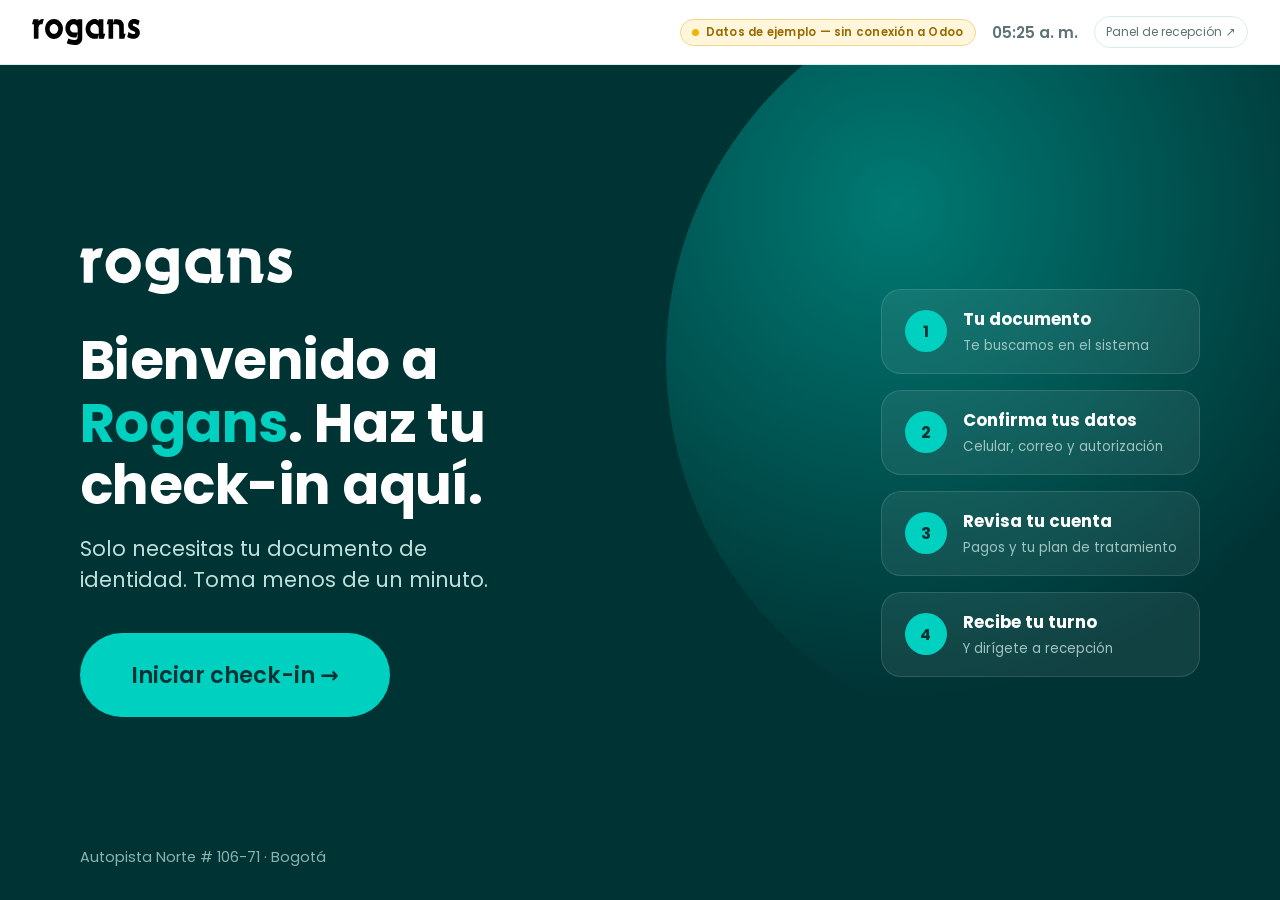
<file: index.html>
<!doctype html>
<html lang="es-CO">
<head>
<meta charset="utf-8">
<meta name="viewport" content="width=device-width,initial-scale=1,viewport-fit=cover">
<meta name="robots" content="noindex,nofollow">
<meta name="apple-mobile-web-app-capable" content="yes">
<meta name="theme-color" content="#003334">
<title>Rogans · Check-in (prototipo)</title>
<link rel="icon" href="assets/img/icon-32.png">
<link rel="apple-touch-icon" href="assets/img/icon-180.png">
<link rel="stylesheet" href="css/styles.css?v=3">
</head>
<body>
<div class="kiosk">
  <header class="k-top">
    <img id="klogo" src="assets/img/logo-rogans-negro.svg" alt="Rogans">
    <div class="k-steps" id="ksteps"></div>
    <div class="sp"></div>
    <span class="demo-badge" title="Datos de ejemplo — sin conexión a Odoo"><span class="l">Datos de ejemplo — sin conexión a Odoo</span><span class="s">Demo · sin Odoo</span></span>
    <span class="clock" id="kclock"></span>
    <a class="rec-link" href="recepcion.html" target="_blank" rel="noopener"><span class="l">Panel de recepción</span><span class="s">Recepción</span> ↗</a>
  </header>
  <main class="k-body" id="kbody"></main>
</div>
<script src="js/data.js?v=3"></script>
<script src="js/odooService.js?v=3"></script>
<script src="js/util.js?v=3"></script>
<script src="js/kiosk.js?v=3"></script>
</body>
</html>
</file>
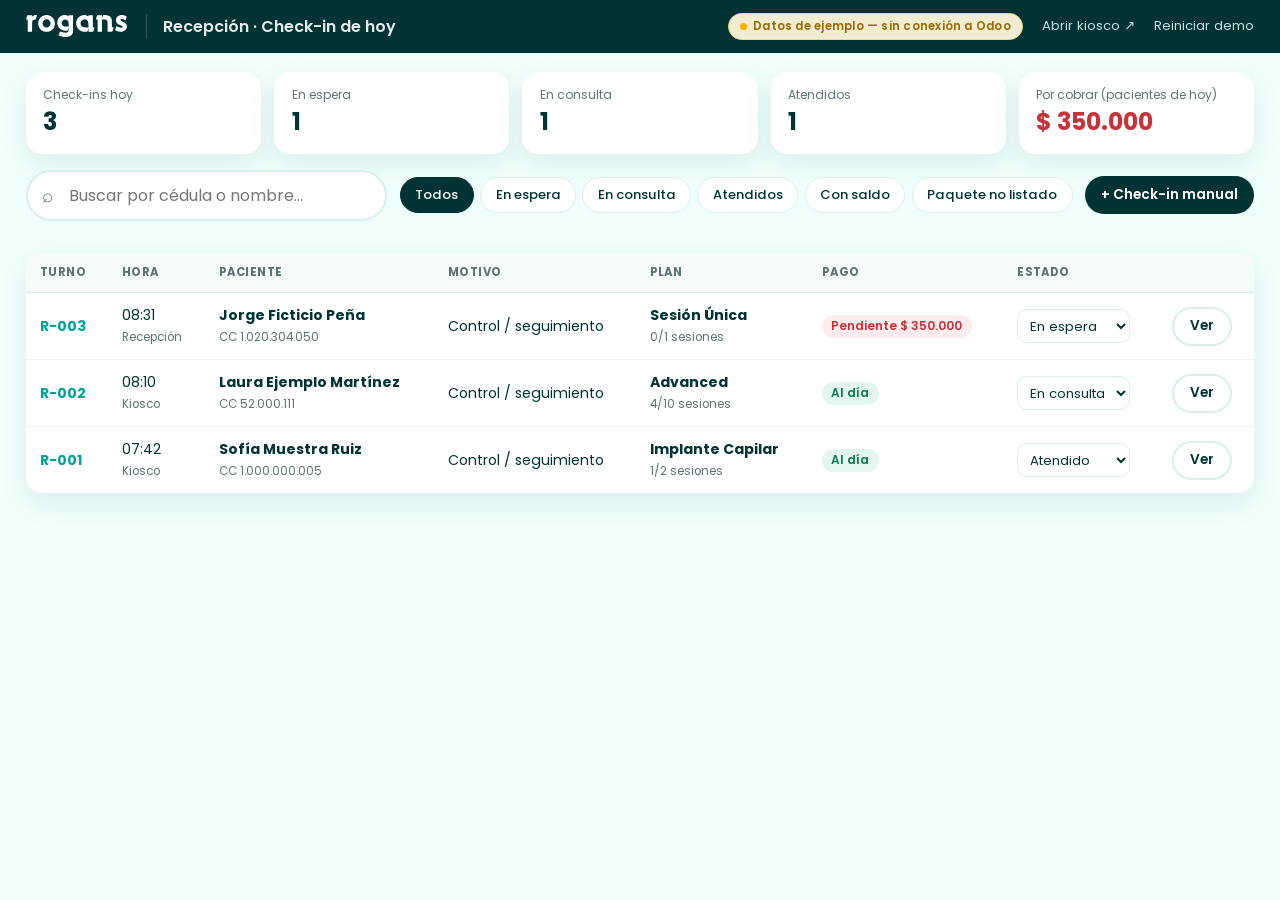
<file: recepcion.html>
<!doctype html>
<html lang="es-CO">
<head>
<meta charset="utf-8">
<meta name="viewport" content="width=device-width,initial-scale=1">
<meta name="robots" content="noindex,nofollow">
<title>Rogans · Panel de recepción (prototipo)</title>
<link rel="icon" href="assets/img/icon-32.png">
<link rel="stylesheet" href="css/styles.css?v=3">
</head>
<body>
<div class="rec">
  <header class="r-top">
    <img src="assets/img/logo-blanco.svg" alt="Rogans">
    <span class="title">Recepción · Check-in de hoy</span>
    <span class="sp"></span>
    <span class="demo-badge">Datos de ejemplo — sin conexión a Odoo</span>
    <a href="index.html" target="_blank" rel="noopener">Abrir kiosco ↗</a>
    <a href="#" id="reset">Reiniciar demo</a>
  </header>
  <main class="r-main">
    <div class="kpis" id="kpis"></div>
    <div class="toolbar">
      <div class="search"><input id="q" placeholder="Buscar por cédula o nombre…" inputmode="search" autocomplete="off"></div>
      <div class="filters" id="filters"></div>
      <button class="btn sm dark" id="nuevo">+ Check-in manual</button>
    </div>
    <div id="lookup"></div>
    <table class="list"><thead><tr><th>Turno</th><th>Hora</th><th>Paciente</th><th>Motivo</th><th>Plan</th><th>Pago</th><th>Estado</th><th></th></tr></thead><tbody id="rows"></tbody></table>
  </main>
</div>
<div id="drawer-root"></div>
<div id="modal-root"></div>
<script src="js/data.js?v=3"></script>
<script src="js/odooService.js?v=3"></script>
<script src="js/util.js?v=3"></script>
<script src="js/recepcion.js?v=3"></script>
</body>
</html>
</file>
<file: css/styles.css>
@font-face{font-family:Poppins;src:url(../assets/fonts/Poppins-Regular.ttf) format("truetype");font-weight:400;font-display:swap}
@font-face{font-family:Poppins;src:url(../assets/fonts/Poppins-Medium.ttf) format("truetype");font-weight:500;font-display:swap}
@font-face{font-family:Poppins;src:url(../assets/fonts/Poppins-SemiBold.ttf) format("truetype");font-weight:600;font-display:swap}
@font-face{font-family:Poppins;src:url(../assets/fonts/Poppins-Bold.ttf) format("truetype");font-weight:700;font-display:swap}
:root{--teal:#00d0c0;--teal2:#00a49b;--dark:#003334;--mint:#eefffc;--ink:#2b4647;--muted:#5d7374;--line:#d9efec;
--red:#c8323a;--redbg:#fdecee;--amber:#9a6a00;--amberbg:#fff6dc;--green:#0b7a52;--greenbg:#e3f7ee;--blue:#245b9e;--bluebg:#e8f0fb;
--r:18px;--sh:0 10px 30px rgba(0,51,52,.08)}
*{box-sizing:border-box;margin:0;padding:0;-webkit-tap-highlight-color:transparent}
html,body{height:100%}
html{height:-webkit-fill-available}
body{overscroll-behavior:none;font-family:Poppins,system-ui,sans-serif;color:var(--dark);background:var(--mint);-webkit-text-size-adjust:100%}
button{font:inherit;color:inherit;background:none;border:0;cursor:pointer;touch-action:manipulation}
input,select,textarea{font:inherit;color:inherit}
.hidden{display:none!important}
.demo-badge{display:inline-flex;align-items:center;gap:.4rem;font-size:.72rem;font-weight:600;letter-spacing:.02em;color:var(--amber);background:var(--amberbg);border:1px solid #f1d58a;border-radius:999px;padding:.25rem .7rem;white-space:nowrap}
.demo-badge::before{content:"";width:7px;height:7px;border-radius:50%;background:#f5b301}
.tag{display:inline-block;font-size:.75rem;font-weight:600;border-radius:999px;padding:.15rem .6rem;white-space:nowrap}
.tag.ok{background:var(--greenbg);color:var(--green)} .tag.bad{background:var(--redbg);color:var(--red)}
.tag.warn{background:var(--amberbg);color:var(--amber)} .tag.info{background:var(--bluebg);color:var(--blue)} .tag.mute{background:#eef3f3;color:var(--muted)}
.tag.ex{background:#fff;border:1px dashed #e0a800;color:var(--amber)}
.btn{display:inline-flex;align-items:center;justify-content:center;gap:.5rem;border-radius:999px;font-weight:600;padding:.85rem 1.6rem;background:var(--teal);color:var(--dark);transition:transform .1s,background .2s;min-height:52px}
.btn:active{transform:scale(.97)} .btn:hover{background:#19e0d0}
.btn.dark{background:var(--dark);color:#fff} .btn.dark:hover{background:#0b4a4b}
.btn.ghost{background:transparent;border:2px solid var(--line);color:var(--dark)} .btn.ghost:hover{border-color:var(--teal)}
.btn.sm{min-height:38px;padding:.45rem 1rem;font-size:.85rem}
.btn[disabled]{opacity:.4;pointer-events:none}
.card{background:#fff;border-radius:var(--r);box-shadow:var(--sh);padding:1.4rem}

/* ================= KIOSK ================= */
.kiosk{height:100vh;height:-webkit-fill-available;height:100dvh;touch-action:manipulation;display:flex;flex-direction:column;overflow:hidden;user-select:none;-webkit-user-select:none}
.k-top{display:flex;align-items:center;gap:1rem;padding:1rem 2rem;background:#fff;border-bottom:1px solid var(--line);flex:0 0 auto}
.k-top img{height:26px}
.k-top .sp{flex:1}
.k-top .clock{font-weight:600;color:var(--muted);font-size:.95rem}
.k-top a.rec-link{font-size:.75rem;color:var(--muted);text-decoration:none;border:1px solid var(--line);border-radius:999px;padding:.25rem .7rem}
.k-steps{display:flex;gap:.4rem;align-items:center}
.k-steps i{width:28px;height:6px;border-radius:9px;background:var(--line);display:block;transition:background .3s}
.k-steps i.on{background:var(--teal)}
.k-body{flex:1;overflow:auto;position:relative}
.screen{min-height:100%;padding:2rem 3rem 2.5rem;display:flex;flex-direction:column;animation:fade .35s ease}
@keyframes fade{from{opacity:0;transform:translateY(8px)}to{opacity:1;transform:none}}
.screen h1{font-size:2.3rem;line-height:1.15;font-weight:700;letter-spacing:-.01em}
.screen h1 em{font-style:normal;color:var(--teal2)}
.screen .lead{font-size:1.15rem;color:var(--muted);margin-top:.4rem}
.k-actions{display:flex;gap:1rem;justify-content:flex-end;margin-top:auto;padding-top:1.2rem;position:sticky;bottom:0;background:linear-gradient(to top,var(--mint) 70%,rgba(238,255,252,0));padding-bottom:.2rem;z-index:2}
.k-actions .btn{min-height:64px;font-size:1.15rem;padding:1rem 2.4rem}
.k-actions .left{margin-right:auto}

/* welcome */
.welcome{background:var(--dark);color:#fff;justify-content:center;align-items:flex-start;position:relative;overflow:hidden;padding:3rem 5rem}
.welcome::after{content:"";position:absolute;right:-12vw;top:-10vh;width:60vw;height:60vw;border-radius:50%;background:radial-gradient(circle at 30% 30%,rgba(0,208,192,.45),rgba(0,208,192,0) 65%)}
.welcome .logo{height:46px;margin-bottom:2.2rem}
.welcome h1{font-size:3.4rem;max-width:15ch}
.welcome h1 em{color:var(--teal)}
.welcome p{font-size:1.3rem;color:#bfe0dd;margin:1rem 0 2.4rem;max-width:34ch}
.welcome .btn{font-size:1.4rem;min-height:84px;padding:1.2rem 3.2rem;position:relative;z-index:1}
.welcome .meta{position:absolute;left:5rem;bottom:2rem;display:flex;gap:1rem;align-items:center;color:#8fb3b1;font-size:.9rem;z-index:1}
.welcome .tiles{position:absolute;right:5rem;top:50%;transform:translateY(-50%);display:grid;gap:1rem;z-index:1}
.welcome .tile{background:rgba(255,255,255,.07);border:1px solid rgba(255,255,255,.12);border-radius:20px;padding:1rem 1.4rem;min-width:300px;display:flex;gap:1rem;align-items:center}
.welcome .tile b{display:block;font-size:1.05rem}.welcome .tile small{color:#9fc4c1}
.welcome .tile .n{width:42px;height:42px;border-radius:50%;background:var(--teal);color:var(--dark);font-weight:700;display:grid;place-items:center;flex:0 0 auto}

/* document */
.docgrid{display:grid;grid-template-columns:1.1fr 1fr;gap:2.5rem;margin-top:1.5rem;align-items:start}
.tipos{display:flex;flex-wrap:wrap;gap:.6rem;margin:1rem 0 1.4rem}
.tipos button{border:2px solid var(--line);background:#fff;border-radius:14px;padding:.7rem 1.1rem;font-weight:600;min-height:56px;text-align:left}
.tipos button small{display:block;font-weight:400;font-size:.72rem;color:var(--muted)}
.tipos button.on{border-color:var(--teal);background:#e6fffb;box-shadow:0 0 0 3px rgba(0,208,192,.2)}
.docdisplay{background:#fff;border:2px solid var(--line);border-radius:20px;padding:1.2rem 1.5rem;font-size:2.6rem;font-weight:600;letter-spacing:.08em;min-height:96px;display:flex;align-items:center}
.docdisplay.empty{color:#b5c9c8;font-size:1.4rem;letter-spacing:0;font-weight:500}
.docdisplay .caret{width:3px;height:2.4rem;background:var(--teal);margin-left:4px;animation:blink 1s steps(1) infinite}
@keyframes blink{50%{opacity:0}}
.keypad{display:grid;grid-template-columns:repeat(3,1fr);gap:.8rem}
.keypad button{background:#fff;border-radius:18px;box-shadow:var(--sh);font-size:2rem;font-weight:600;height:82px}
.keypad button:active{background:#e6fffb}
.keypad .fn{font-size:1rem;color:var(--muted)}
.demo-hint{margin-top:1.4rem;font-size:.85rem;color:var(--muted)}
.demo-hint .chips{display:flex;flex-wrap:wrap;gap:.5rem;margin-top:.5rem}
.demo-hint .chips button{border:1px dashed #9cc;border-radius:10px;padding:.35rem .7rem;font-size:.78rem;background:#fff}
.err{color:var(--red);font-weight:500;margin-top:.6rem;min-height:1.4rem}

/* loading */
.loading{align-items:center;justify-content:center;text-align:center}
.spinner{width:84px;height:84px;border-radius:50%;border:8px solid var(--line);border-top-color:var(--teal);animation:spin 1s linear infinite;margin-bottom:1.6rem}
@keyframes spin{to{transform:rotate(360deg)}}
.loading .steps{margin-top:1.2rem;color:var(--muted);text-align:left;display:grid;gap:.4rem}
.loading .steps div{opacity:.35;transition:opacity .3s}.loading .steps div.on{opacity:1}
.loading .steps div::before{content:"○ ";color:var(--teal2)}.loading .steps div.on::before{content:"✓ "}

/* forms */
.form{display:grid;grid-template-columns:repeat(3,1fr);gap:.8rem 1.2rem;margin-top:1.1rem}
.field{display:flex;flex-direction:column;gap:.35rem}
.field.s2{grid-column:span 2}.field.s3{grid-column:1/-1}
.field label{font-size:.8rem;font-weight:600;color:var(--muted)}
.field label .opt{font-weight:400}
.field input,.field select,.field textarea{border:2px solid var(--line);border-radius:14px;padding:.8rem 1rem;background:#fff;min-height:52px;font-size:1.05rem;width:100%}
.field input:focus,.field select:focus,.field textarea:focus{outline:none;border-color:var(--teal);box-shadow:0 0 0 3px rgba(0,208,192,.18)}
.field input[readonly]{background:#f3f8f8;color:var(--muted)}
.field.invalid input,.field.invalid select{border-color:var(--red)}
.consent{grid-column:1/-1;display:flex;gap:1rem;align-items:flex-start;background:#fff;border:2px solid var(--line);border-radius:16px;padding:1rem 1.2rem;cursor:pointer}
.consent input{width:30px;height:30px;accent-color:var(--teal2);flex:0 0 auto;margin-top:.1rem}
.consent span{font-size:.9rem;color:var(--ink);line-height:1.45}
.consent.invalid{border-color:var(--red)}
.who{display:flex;align-items:center;gap:1rem}
.avatar{width:64px;height:64px;border-radius:50%;background:var(--dark);color:var(--teal);font-weight:700;font-size:1.4rem;display:grid;place-items:center;flex:0 0 auto}
.found-banner{display:flex;align-items:center;gap:.8rem;background:#fff;border-radius:14px;padding:.6rem 1rem;font-size:.85rem;color:var(--muted);margin-top:1rem;border:1px solid var(--line);width:max-content;max-width:100%}

/* payment status */
.paygrid{display:grid;grid-template-columns:1.3fr 1fr;gap:1.5rem;margin-top:1.5rem;align-items:start}
.status-hero{border-radius:22px;padding:1.6rem 1.8rem;display:flex;gap:1.2rem;align-items:center}
.status-hero.ok{background:var(--greenbg);color:var(--green)}
.status-hero.bad{background:var(--redbg);color:var(--red)}
.status-hero .ic{width:64px;height:64px;border-radius:50%;display:grid;place-items:center;font-size:2rem;font-weight:700;background:#fff;flex:0 0 auto}
.status-hero h2{font-size:1.5rem}.status-hero p{color:var(--ink);opacity:.85}
.status-hero .amt{margin-left:auto;text-align:right}.status-hero .amt b{display:block;font-size:1.9rem;color:var(--red);white-space:nowrap}
.debts{margin-top:1rem;display:grid;gap:.7rem}
.debt{display:grid;grid-template-columns:1fr auto;gap:.2rem 1rem;background:#fff;border-radius:16px;padding:1rem 1.2rem;box-shadow:var(--sh)}
.debt b{font-size:1.05rem}.debt .m{font-weight:700;font-size:1.2rem;text-align:right}
.debt small{color:var(--muted)}
.paybox h3{font-size:1.1rem;margin-bottom:.8rem}
.payopt{display:flex;gap:1rem;align-items:center;width:100%;text-align:left;border:2px solid var(--line);background:#fff;border-radius:16px;padding:1rem 1.1rem;margin-bottom:.7rem;min-height:72px}
.payopt.on{border-color:var(--teal);background:#e6fffb}
.payopt .pi{width:44px;height:44px;border-radius:12px;background:var(--mint);display:grid;place-items:center;font-size:1.3rem;flex:0 0 auto}
.payopt b{display:block}.payopt small{color:var(--muted)}
.qrbox{display:flex;gap:1rem;align-items:center;background:#fff;border-radius:16px;padding:1rem;border:2px dashed var(--teal)}
.qrbox .qr{width:120px;height:120px;flex:0 0 auto;background:
 repeating-linear-gradient(90deg,var(--dark) 0 8px,transparent 8px 14px),repeating-linear-gradient(0deg,var(--dark) 0 6px,transparent 6px 15px);opacity:.85;border-radius:8px;position:relative}
.qrbox .qr::after{content:"DEMO";position:absolute;top:40%;right:18%;bottom:40%;left:18%;background:#fff;display:grid;place-items:center;font-size:.7rem;font-weight:700;color:var(--amber)}
.pkg-active{display:flex;gap:1rem;align-items:center}
.progress{height:10px;background:var(--line);border-radius:9px;overflow:hidden;margin-top:.5rem}
.progress i{display:block;height:100%;background:var(--teal)}

/* packages */
.linetabs{display:flex;gap:.6rem;margin-top:1.2rem;flex-wrap:wrap}
.linetabs button{border-radius:999px;padding:.7rem 1.4rem;font-weight:600;border:2px solid var(--line);background:#fff;min-height:52px}
.linetabs button.on{background:var(--dark);color:#fff;border-color:var(--dark)}
.pkgs{display:grid;grid-template-columns:repeat(auto-fill,minmax(250px,1fr));gap:1rem;margin-top:1.2rem}
.pkg{position:relative;text-align:left;background:#fff;border:2px solid transparent;border-radius:20px;padding:1.2rem 1.2rem 1rem;box-shadow:var(--sh);display:flex;flex-direction:column;gap:.5rem;min-height:250px}
.pkg.on{border-color:var(--teal);box-shadow:0 0 0 4px rgba(0,208,192,.25)}
.pkg .pop{position:absolute;top:-10px;right:14px;background:var(--teal);color:var(--dark);font-size:.75rem;font-weight:700;border-radius:999px;padding:.2rem .7rem}
.pkg h3{font-size:1.2rem}
.pkg ul{list-style:none;font-size:.82rem;color:var(--ink);display:grid;gap:.2rem}
.pkg ul li::before{content:"✓ ";color:var(--teal2);font-weight:700}
.pkg .price{margin-top:auto;display:flex;align-items:baseline;gap:.5rem;flex-wrap:wrap}
.pkg .price b{font-size:1.35rem}.pkg .price s{color:var(--muted);font-size:.85rem}
.pkg .check{position:absolute;top:14px;right:14px;width:30px;height:30px;border-radius:50%;border:2px solid var(--line);display:grid;place-items:center;font-weight:700;color:#fff}
.pkg.on .check{background:var(--teal2);border-color:var(--teal2)}
.pkg-note{font-size:.78rem;color:var(--muted);margin-top:.8rem}

/* done */
.done{align-items:center;justify-content:center;text-align:center}
.done .big{width:110px;height:110px;border-radius:50%;background:var(--teal);display:grid;place-items:center;font-size:3.4rem;color:var(--dark);font-weight:700;margin-bottom:1rem;animation:pop .5s ease}
@keyframes pop{0%{transform:scale(.4)}70%{transform:scale(1.1)}100%{transform:scale(1)}}
.turno{background:var(--dark);color:#fff;border-radius:24px;padding:1.2rem 2.4rem;margin:1.4rem 0}
.turno small{color:#9fc4c1;display:block;font-size:.9rem}.turno b{font-size:3.4rem;letter-spacing:.06em;color:var(--teal)}
.summary{display:grid;grid-template-columns:repeat(3,minmax(0,1fr));gap:.8rem;max-width:900px;width:100%;text-align:left}
.summary div{background:#fff;border-radius:16px;padding:.9rem 1.1rem;box-shadow:var(--sh)}
.summary small{color:var(--muted);font-size:.75rem;display:block}.summary b{font-size:.98rem}
.countdown{margin-top:1.2rem;color:var(--muted);font-size:.9rem}

/* ================= RECEPCION ================= */
.rec{min-height:100vh;display:flex;flex-direction:column}
.r-top{display:flex;align-items:center;gap:1.2rem;padding:.8rem 1.6rem;background:var(--dark);color:#fff;position:sticky;top:0;z-index:5}
.r-top img{height:22px}
.r-top .title{font-weight:600;font-size:1rem;opacity:.9;border-left:1px solid rgba(255,255,255,.2);padding-left:1rem}
.r-top .sp{flex:1}
.r-top a{color:#bfe0dd;font-size:.82rem;text-decoration:none}
.r-top .demo-badge{background:rgba(255,246,220,.95)}
.r-main{padding:1.2rem 1.6rem 2rem;display:flex;flex-direction:column;gap:1rem;flex:1}
.kpis{display:grid;grid-template-columns:repeat(5,1fr);gap:.8rem}
.kpi{background:#fff;border-radius:16px;padding:.9rem 1.1rem;box-shadow:var(--sh)}
.kpi small{color:var(--muted);font-size:.75rem;display:block}.kpi b{font-size:1.5rem}
.kpi.red b{color:var(--red)}
.toolbar{display:flex;gap:.8rem;align-items:center;flex-wrap:wrap}
.search{flex:1;min-width:260px;position:relative}
.search input{width:100%;border:2px solid var(--line);border-radius:999px;padding:.7rem 1rem .7rem 2.6rem;background:#fff}
.search input:focus{outline:none;border-color:var(--teal)}
.search::before{content:"⌕";position:absolute;left:1rem;top:50%;transform:translateY(-50%);font-size:1.2rem;color:var(--muted)}
.filters{display:flex;gap:.4rem}
.filters button{border:1.5px solid var(--line);background:#fff;border-radius:999px;padding:.45rem .9rem;font-size:.82rem;font-weight:500}
.filters button.on{background:var(--dark);color:#fff;border-color:var(--dark)}
table.list{width:100%;border-collapse:separate;border-spacing:0;background:#fff;border-radius:16px;box-shadow:var(--sh);overflow:hidden;font-size:.88rem}
.list th{text-align:left;font-size:.72rem;text-transform:uppercase;letter-spacing:.04em;color:var(--muted);padding:.7rem .9rem;background:#f6fbfa;border-bottom:1px solid var(--line)}
.list td:first-child,.list th:first-child{white-space:nowrap}
.list td{padding:.75rem .9rem;border-bottom:1px solid #eef5f4;vertical-align:middle}
.list tr:last-child td{border-bottom:0}
.list tbody tr{cursor:pointer}.list tbody tr:hover td{background:#f8fdfc}
.list .turn{font-weight:700;color:var(--teal2)}
.list .pname b{display:block}.list .pname small{color:var(--muted)}
.list select{border:1.5px solid var(--line);border-radius:10px;padding:.35rem .5rem;background:#fff;font-size:.82rem}
.empty-row td{text-align:center;color:var(--muted);padding:2rem}
.lookup-result{background:#fff;border-radius:14px;border:1px dashed var(--teal);padding:.8rem 1rem;display:flex;gap:1rem;align-items:center;font-size:.9rem}
.lookup-result .sp{flex:1}

/* drawer */
.scrim{position:fixed;top:0;right:0;bottom:0;left:0;background:rgba(0,30,31,.35);z-index:20;animation:fadein .2s}
@keyframes fadein{from{opacity:0}}
.drawer{position:fixed;top:0;right:0;bottom:0;width:min(640px,96vw);background:#fbfefe;z-index:21;box-shadow:-10px 0 40px rgba(0,0,0,.15);display:flex;flex-direction:column;animation:slide .25s ease}
@keyframes slide{from{transform:translateX(40px);opacity:0}}
.d-head{padding:1.1rem 1.4rem;border-bottom:1px solid var(--line);display:flex;gap:1rem;align-items:center;background:#fff}
.d-head .avatar{width:52px;height:52px;font-size:1.1rem}
.d-head h2{font-size:1.15rem}.d-head small{color:var(--muted)}
.d-head .x{margin-left:auto;width:40px;height:40px;border-radius:50%;background:var(--mint);font-size:1.2rem}
.d-tabs{display:flex;gap:.2rem;padding:0 1.2rem;background:#fff;border-bottom:1px solid var(--line)}
.d-tabs button{padding:.8rem .9rem;font-weight:600;font-size:.88rem;color:var(--muted);border-bottom:3px solid transparent}
.d-tabs button.on{color:var(--dark);border-color:var(--teal)}
.d-body{flex:1;overflow:auto;padding:1.2rem 1.4rem;display:flex;flex-direction:column;gap:1rem}
.d-body .form{grid-template-columns:1fr 1fr;margin-top:0}
.d-body .field input,.d-body .field select{min-height:44px;font-size:.92rem;padding:.55rem .8rem;border-radius:10px}
.d-body .consent{padding:.7rem .9rem}.d-body .consent input{width:22px;height:22px}
.d-quick{display:flex;gap:.5rem;flex-wrap:wrap;align-items:center;padding:.8rem 1.4rem;background:#fff;border-bottom:1px solid var(--line)}
.d-quick .lbl{font-size:.78rem;color:var(--muted);margin-right:.2rem}
.seg{display:inline-flex;border:1.5px solid var(--line);border-radius:999px;overflow:hidden}
.seg button{padding:.4rem .8rem;font-size:.8rem;font-weight:600}
.seg button.on{background:var(--dark);color:#fff}
.box{background:#fff;border-radius:14px;border:1px solid var(--line);padding:1rem}
.box h4{font-size:.85rem;text-transform:uppercase;letter-spacing:.04em;color:var(--muted);margin-bottom:.6rem;display:flex;align-items:center;gap:.5rem}
.box h4 .sp{flex:1}
.row{display:flex;gap:.8rem;align-items:center;padding:.55rem 0;border-bottom:1px solid #eef5f4;font-size:.88rem}
.row:last-child{border-bottom:0}
.row .grow{flex:1}.row small{color:var(--muted);display:block}
.row .amt{font-weight:700}
.timeline{display:grid;gap:.1rem}
.saldo{display:flex;align-items:center;gap:1rem;border-radius:14px;padding:.9rem 1rem}
.saldo.bad{background:var(--redbg)}.saldo.ok{background:var(--greenbg)}
.saldo b{font-size:1.3rem}.saldo.bad b{color:var(--red)}.saldo.ok b{color:var(--green)}
.saldo .grow{flex:1}

/* modal */
.modal{position:fixed;top:0;right:0;bottom:0;left:0;z-index:30;display:grid;place-items:center;background:rgba(0,30,31,.45);animation:fadein .2s}
.modal .m{background:#fff;border-radius:22px;width:min(620px,94vw);max-height:92vh;overflow:auto;padding:1.4rem 1.6rem;box-shadow:0 30px 80px rgba(0,0,0,.3)}
.modal h3{font-size:1.25rem;margin-bottom:.2rem}.modal .sub{color:var(--muted);font-size:.85rem;margin-bottom:1rem}
.methods{display:grid;grid-template-columns:repeat(4,1fr);gap:.5rem;margin:.4rem 0 1rem}
.methods button{border:2px solid var(--line);border-radius:14px;padding:.6rem .4rem;font-size:.78rem;font-weight:600;display:flex;flex-direction:column;align-items:center;gap:.25rem;min-height:72px;justify-content:center;text-align:center}
.methods button span{font-size:1.3rem}
.methods button.on{border-color:var(--teal);background:#e6fffb}
.m .form{grid-template-columns:1fr 1fr;margin-top:0}
.m .field input,.m .field select{min-height:46px;font-size:.95rem;padding:.55rem .8rem;border-radius:12px}
.m-actions{display:flex;justify-content:flex-end;gap:.6rem;margin-top:1.2rem}
.method-note{font-size:.8rem;background:var(--mint);border-radius:12px;padding:.6rem .8rem;color:var(--ink);margin-top:.6rem}
.pkpick{display:grid;gap:.5rem;max-height:46vh;overflow:auto;margin:.6rem 0}
.pkpick button{display:flex;gap:.8rem;align-items:center;border:2px solid var(--line);border-radius:14px;padding:.7rem .9rem;text-align:left}
.pkpick button.on{border-color:var(--teal);background:#e6fffb}
.pkpick .grow{flex:1}.pkpick small{color:var(--muted)}
.toast{position:fixed;bottom:24px;left:50%;transform:translateX(-50%);background:var(--dark);color:#fff;padding:.8rem 1.3rem;border-radius:999px;z-index:40;font-size:.9rem;box-shadow:0 10px 30px rgba(0,0,0,.25);animation:fadein .2s}

@media (max-width:1000px){
 .screen{padding:1.5rem}
 .docgrid,.paygrid{grid-template-columns:1fr}
 .form{grid-template-columns:1fr 1fr}
 .welcome{padding:2rem}.welcome .tiles{display:none}.welcome h1{font-size:2.4rem}
 .kpis{grid-template-columns:repeat(2,1fr)}
 .summary{grid-template-columns:1fr 1fr}
 .methods{grid-template-columns:repeat(2,1fr)}
}

.precio-nota{display:block;font-size:.8em;opacity:.75;font-weight:400;margin-top:2px}

/* ---- Motivo de la visita (kiosco) ---- */
.motivos{display:grid;grid-template-columns:repeat(3,1fr);gap:.9rem;margin-top:1.3rem}
.motivo{display:flex;gap:.9rem;align-items:center;text-align:left;background:#fff;border:2px solid transparent;border-radius:18px;padding:1rem 1.1rem;box-shadow:var(--sh);min-height:96px;position:relative;flex-wrap:wrap}
.motivo .mi{width:48px;height:48px;border-radius:14px;background:var(--mint);display:grid;place-items:center;font-size:1.5rem;flex:0 0 auto}
.motivo b{display:block;font-size:1.05rem}.motivo small{color:var(--muted);font-size:.82rem}
.motivo>span:nth-child(2){flex:1;min-width:0}
.motivo .tag{position:absolute;top:-9px;right:12px}
.motivo.on{border-color:var(--teal);box-shadow:0 0 0 4px rgba(0,208,192,.22)}
.motivo.otro{background:#fffaf0;border:2px dashed #f0c96a}
.motivo.otro.on{border-style:solid;border-color:var(--amber)}
.otro-link{align-self:flex-start;margin-top:.9rem;background:#fffaf0;border:2px dashed #f0c96a;color:var(--dark);border-radius:999px;padding:.6rem 1.1rem;font-weight:600;font-size:.92rem}
.done .big.warn{background:#ffcf5c}
.card.buy h2{font-size:1.6rem;margin:.1rem 0 .6rem}
.buy-list{list-style:none;display:grid;gap:.3rem;font-size:.92rem}
.buy-list li::before{content:"✓ ";color:var(--teal2);font-weight:700}
.buy-total{display:flex;justify-content:space-between;align-items:baseline;border-top:1px solid var(--line);margin-top:1rem;padding-top:.9rem}
.buy-total .price{display:flex;gap:.5rem;align-items:baseline;flex-wrap:wrap;justify-content:flex-end}.buy-total .price b{font-size:1.6rem}
/* ---- Recepción: alertas ---- */
.flag{margin-top:.25rem}
.alert-nl{background:var(--amberbg);border:1px solid #f0c96a;border-radius:14px;padding:.9rem 1rem;display:grid;grid-template-columns:1fr auto;gap:.2rem 1rem;align-items:center}
.alert-nl b{color:var(--dark)}.alert-nl small{color:var(--ink);grid-column:1}.alert-nl button{grid-column:2;grid-row:1/3}
@media (max-width:1000px){.motivos{grid-template-columns:1fr 1fr}}

/* ================= RESPONSIVE iPad (v3) ================= */
.demo-badge .s,.rec-link .s{display:none}
.k-top .clock{white-space:nowrap}
.k-top a.rec-link{white-space:nowrap;display:inline-flex;align-items:center;gap:.25rem;min-height:32px}
/* safe areas (iPad sin botón de inicio, modo app a pantalla completa) */
.k-top{padding-top:max(1rem,env(safe-area-inset-top));padding-left:max(2rem,env(safe-area-inset-left));padding-right:max(2rem,env(safe-area-inset-right))}
.screen:not(.welcome){padding-left:max(3rem,env(safe-area-inset-left));padding-right:max(3rem,env(safe-area-inset-right))}
/* barra de acciones fija: fondo sólido para que nada quede "medio tapado" */
.k-actions{background:var(--mint);box-shadow:0 -14px 18px -14px rgba(0,51,52,.28);margin-left:-.5rem;margin-right:-.5rem;padding-left:.5rem;padding-right:.5rem;padding-bottom:max(.4rem,env(safe-area-inset-bottom))}
.welcome .k-actions,.done .k-actions{box-shadow:none}

/* ---- iPad horizontal con barra de Safari (≈1180×740, 1024×768, 1080×810) ---- */
@media (min-width:1001px) and (max-height:860px){
 .screen{padding-top:1.3rem;padding-bottom:1rem}
 .screen h1{font-size:2rem}
 .screen .lead{font-size:1.05rem}
 .welcome h1{font-size:3rem}.welcome .logo{margin-bottom:1.4rem}.welcome p{margin-bottom:1.8rem}
 .k-actions{padding-top:.8rem}
 .k-actions .btn{min-height:58px;padding:.8rem 1.6rem;white-space:nowrap;font-size:1.05rem}
 .linetabs{margin-top:.7rem}
 .pkg ul{margin:.5rem 0}
 .docgrid{margin-top:1rem;gap:2rem}
 .tipos{margin:.6rem 0 1rem}
 .docdisplay{min-height:80px;font-size:2.3rem;padding:.9rem 1.3rem}
 .keypad{gap:.7rem}.keypad button{height:70px}
 .demo-hint{margin-top:.8rem}
 .form{gap:.55rem 1rem;margin-top:.8rem}
 .field input,.field select,.field textarea{min-height:48px;padding:.6rem .9rem}
 .avatar{width:54px;height:54px;font-size:1.2rem}
 .found-banner{margin-top:.6rem}
 .consent{padding:.75rem 1rem}
 .paygrid{margin-top:1rem}
 .status-hero{padding:1.2rem 1.5rem}
 .linetabs{margin-top:.9rem}.linetabs button{min-height:48px;padding:.55rem 1.2rem}
 .pkgs{grid-template-columns:repeat(auto-fill,minmax(205px,1fr));margin-top:1rem}
 .pkg{min-height:0;padding:1.1rem 1.1rem .9rem}
 .pkg h3{font-size:1.1rem;padding-right:2rem}
 .motivos{margin-top:1rem;gap:.8rem}.motivo{min-height:88px}
 .qrbox .qr{width:104px;height:104px}
 .done .big{width:92px;height:92px;font-size:2.8rem}
 .turno{margin:1rem 0;padding:1rem 2.2rem}.turno b{font-size:3rem}
}

/* ---- iPad vertical y anchos estrechos (768–1000 px) ---- */
@media (max-width:1000px){
 /* encabezado compacto en una sola fila */
 .k-top{gap:.7rem;padding-top:max(.75rem,env(safe-area-inset-top));padding-bottom:.75rem;padding-left:max(1.25rem,env(safe-area-inset-left));padding-right:max(1.25rem,env(safe-area-inset-right))}
 .k-top img{height:22px}
 .k-steps{gap:.3rem}.k-steps i{width:16px;height:5px}
 .demo-badge .l,.rec-link .l{display:none}
 .demo-badge .s,.rec-link .s{display:inline}
 .k-top .demo-badge{font-size:.72rem;padding:.25rem .6rem}
 .k-top .clock{font-size:.85rem}
 .k-top a.rec-link{font-size:.78rem;padding:.3rem .75rem}
 .screen{padding:1.5rem max(1.5rem,env(safe-area-inset-right)) 1.2rem max(1.5rem,env(safe-area-inset-left))}
 .screen h1{font-size:2.05rem}
 .screen .lead{font-size:1.05rem}
 .k-actions .btn{min-height:60px;padding:.9rem 1.8rem;font-size:1.1rem}
 /* bienvenida: pasos debajo del botón en vez de ocultos */
 .welcome{justify-content:center;padding:2.5rem max(2.5rem,env(safe-area-inset-left))}
 .welcome h1{font-size:2.7rem;max-width:16ch}
 .welcome p{font-size:1.2rem;margin:.8rem 0 2rem}
 .welcome .tiles{display:grid;position:relative;right:auto;top:auto;transform:none;grid-template-columns:1fr 1fr;margin-top:2.6rem;width:100%;max-width:640px}
 .welcome .tile{min-width:0;padding:.9rem 1.1rem}
 .welcome .meta{position:relative;left:auto;bottom:auto;margin-top:2rem}
 .welcome::after{width:90vw;height:90vw;right:-35vw;top:-25vw}
 /* documento: teclado centrado, todo en una columna sin scroll */
 .docgrid{display:flex;flex-direction:column;align-items:stretch;gap:0;margin-top:.9rem}
 .docgrid>div:first-child{display:contents}
 .tipos{order:1;display:grid;grid-template-columns:repeat(5,minmax(0,1fr));gap:.5rem;margin:0 0 .8rem}
 .tipos button{padding:.55rem .6rem;min-height:60px;text-align:center}
 .tipos button small{font-size:.72rem;line-height:1.2;margin-top:.1rem}
 .docdisplay{order:2;min-height:76px;font-size:2.2rem;padding:.8rem 1.2rem;justify-content:center}
 .err{order:3;text-align:center;min-height:1.2rem;margin-top:.3rem}
 .keypad{order:4;width:100%;max-width:520px;margin:0 auto;gap:.65rem}
 .keypad button{height:70px}
 .demo-hint{order:5;margin-top:1rem;text-align:center}
 .demo-hint .chips{justify-content:center}
 .demo-hint .chips button{min-height:36px}
 /* formulario y pagos */
 .form{grid-template-columns:1fr 1fr;gap:.7rem 1rem}
 .paygrid{gap:1.1rem;margin-top:1.1rem}
 .status-hero{padding:1.2rem 1.4rem}
 .status-hero .amt b{font-size:1.6rem}
 /* catálogo: 2 columnas, tarjetas sin altura fija */
 .linetabs{gap:.5rem}.linetabs button{min-height:50px;padding:.6rem 1.1rem}
 .pkgs{grid-template-columns:repeat(2,minmax(0,1fr));gap:.9rem}
 .pkg{min-height:0}
 .pkg h3{padding-right:2rem}
 .motivos{grid-template-columns:repeat(2,minmax(0,1fr))}
 .motivo{min-height:92px}
 .qrbox .qr{width:100px;height:100px}
 .card.buy{padding:1.2rem 1.3rem}
 .summary{grid-template-columns:repeat(3,minmax(0,1fr))}
}
/* vertical con poca altura útil (iPad mini / barra de Safari) */
@media (max-width:1000px) and (max-height:1000px){
 .screen h1{font-size:1.9rem}
 .keypad button{height:64px}
 .docdisplay{min-height:68px;font-size:2rem}
 .tipos button{min-height:56px}
 .card.buy .buy-list{gap:.15rem}
 .card.buy h2{font-size:1.4rem;margin-bottom:.4rem}
 .buy-total{margin-top:.7rem;padding-top:.7rem}
 .payopt{min-height:64px;padding:.75rem 1rem;margin-bottom:.55rem}
}
@media (max-width:700px){
 .k-steps{display:none}
 .summary,.motivos,.pkgs{grid-template-columns:1fr}
 .welcome .tiles{grid-template-columns:1fr}
}

/* iOS hace zoom en campos con letra < 16px: en pantallas táctiles los subimos a 16px */
@media (pointer:coarse){
 input:not([type=checkbox]):not([type=radio]),select,textarea{font-size:16px!important}
}
</file>
